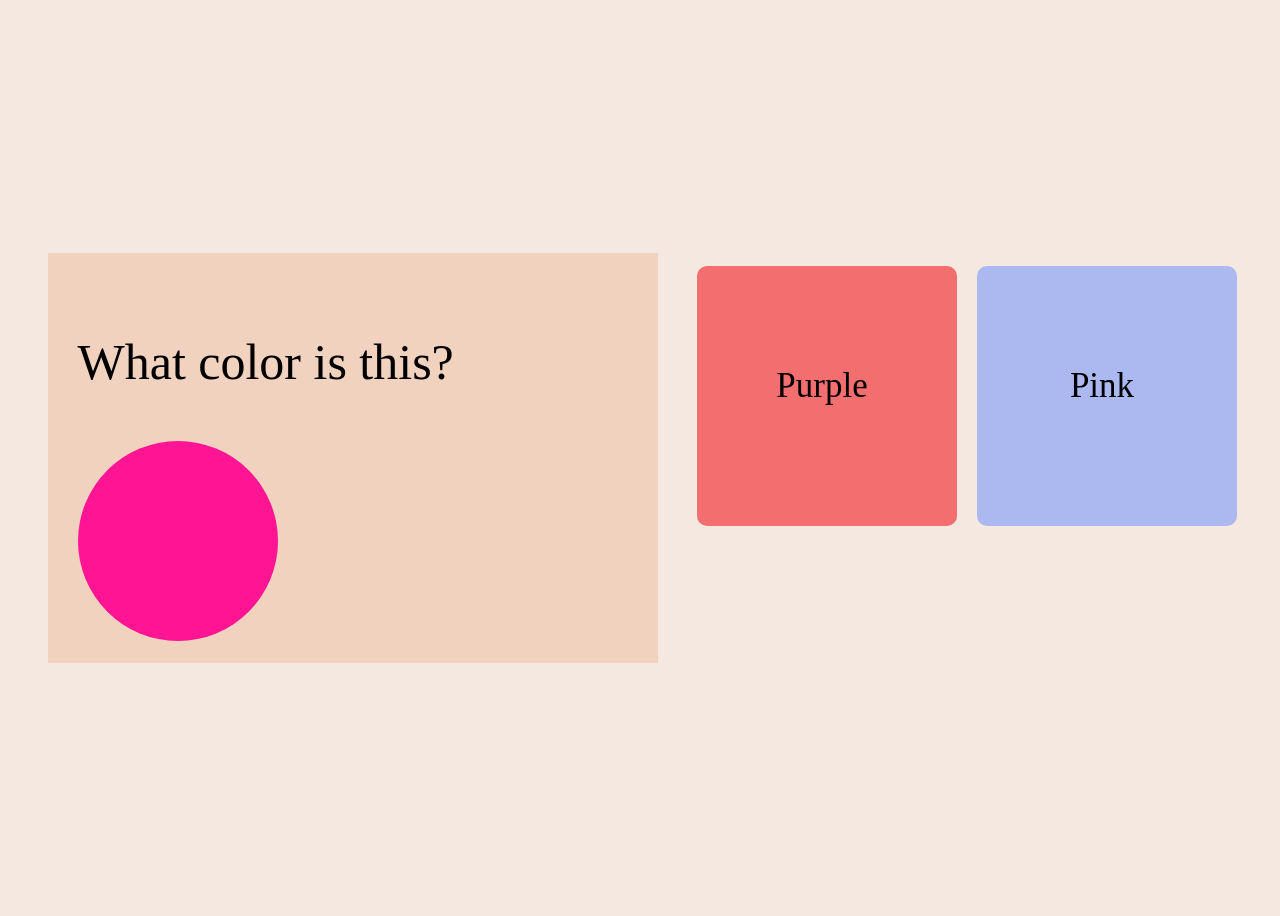
<file: Color1.html>
<!DOCTYPE html>
<html lang="en">
<head>
    <meta charset="UTF-8">
    <meta name="viewport" content="width=device-width, initial-scale=1.0">
    <title>Colors</title>   
    <link rel="stylesheet" href="css/Color1.css">
</head>
<body>
    <header>
        <div class="container">
            <p class="pLevels">What color is this?</p>
        <div class="circulo">
        </div>
        </div>

        </header>
        <div class="cuadritos">
            <div class="containerRojo">
                <button class="colores">Purple</button>
            </div>
            <div class="containerAzul">   
                <button class="colores">Pink</button>
            </div>
        </div>

<!-- NUEVO: Estructura del modal -->
<div id="miModal" class="modal">
    <div class="modal-contenido">
        <span class="cerrar-modal">&times;</span>
        <h2 id="tituloModal">Your answer is correct! 😀</h2>
        <p id="mensajeModal">Good job, keep it up!.</p>
    </div>
</div>    
<script>
    // ===============================
    // 1. ELEMENTOS DEL DOM
    // ===============================
    const modal = document.getElementById("miModal");
    const btnCerrar = document.getElementsByClassName("cerrar-modal")[0];
    const botones = document.querySelectorAll(".colores");

    const tituloModal = document.getElementById("tituloModal");
    const mensajeModal = document.getElementById("mensajeModal");

    // ===============================
    // 2. CONFIGURACIÓN
    // ===============================
    const respuestaCorrecta = "Pink";

    // 👉 Ruta a la siguiente página
    const siguientePagina = "Color2.html"; // cámbialo por tu archivo real

    // ===============================
    // 3. VALIDAR RESPUESTAS
    // ===============================
    botones.forEach(boton => {
        boton.addEventListener("click", function() {
            const respuestaUsuario = boton.textContent;

            if (respuestaUsuario === respuestaCorrecta) {
                // ✅ CORRECTO
                tituloModal.textContent = "Correct! 😀";
                mensajeModal.textContent = "Good job, going to next level...";

                modal.style.display = "block";

                // ⏳ Espera 2 segundos y redirige
                setTimeout(() => {
                    window.location.href = siguientePagina;
                }, 2000);

            } else {
                // ❌ INCORRECTO
                tituloModal.textContent = "Incorrect ❌";
                mensajeModal.textContent = "Try again.";

                modal.style.display = "block";
            }
        });
    });

    // ===============================
    // 4. CERRAR MODAL
    // ===============================

    btnCerrar.onclick = function() {
        modal.style.display = "none";
    }

    window.onclick = function(event) {
        if (event.target == modal) {
            modal.style.display = "none";
        }
    }

    document.onkeydown = function(event) {
        if (event.key === "Escape" && modal.style.display === "block") {
            modal.style.display = "none";
        }
    }
</script>
</body>
</html>
</file>
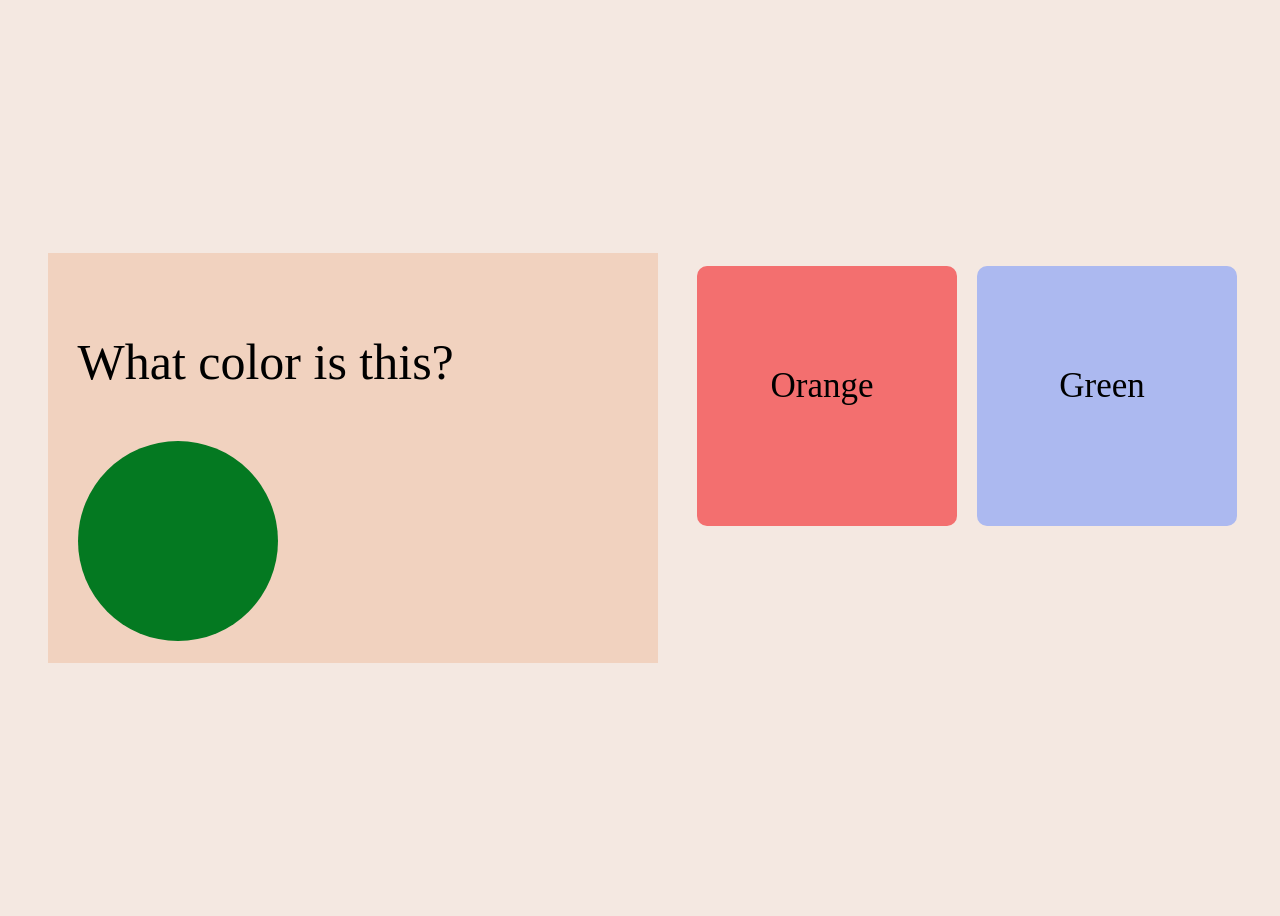
<file: Color2.html>
<!DOCTYPE html>
<html lang="en">
<head>
    <meta charset="UTF-8">
    <meta name="viewport" content="width=device-width, initial-scale=1.0">
    <title>Colors</title>   
    <link rel="stylesheet" href="css/Color2.css">
</head>
<body>
    <header>
        <div class="container">
            <p class="pLevels">What color is this?</p>
        <div class="circulo">
        </div>
        </div>

        </header>
        <div class="cuadritos">
            <div class="containerRojo">
                <button class="colores">Orange</button>
            </div>
            <div class="containerAzul">   
                <button class="colores">Green</button>
            </div>
        </div>

<!-- NUEVO: Estructura del modal -->
<div id="miModal" class="modal">
    <div class="modal-contenido">
        <span class="cerrar-modal">&times;</span>
        <h2 id="tituloModal">Your answer is correct! 😀</h2>
        <p id="mensajeModal">Good job, keep it up!.</p>
    </div>
</div>    
<script>
    // ===============================
    // 1. ELEMENTOS DEL DOM
    // ===============================
    const modal = document.getElementById("miModal");
    const btnCerrar = document.getElementsByClassName("cerrar-modal")[0];
    const botones = document.querySelectorAll(".colores");

    const tituloModal = document.getElementById("tituloModal");
    const mensajeModal = document.getElementById("mensajeModal");

    // ===============================
    // 2. CONFIGURACIÓN
    // ===============================
    const respuestaCorrecta = "Green";

    // 👉 Ruta a la siguiente página
    const siguientePagina = "Color3.html"; // cámbialo por tu archivo real

    // ===============================
    // 3. VALIDAR RESPUESTAS
    // ===============================
    botones.forEach(boton => {
        boton.addEventListener("click", function() {
            const respuestaUsuario = boton.textContent;

            if (respuestaUsuario === respuestaCorrecta) {
                // ✅ CORRECTO
                tituloModal.textContent = "Correct! 😀";
                mensajeModal.textContent = "Good job, going to next level...";

                modal.style.display = "block";

                // ⏳ Espera 2 segundos y redirige
                setTimeout(() => {
                    window.location.href = siguientePagina;
                }, 2000);

            } else {
                // ❌ INCORRECTO
                tituloModal.textContent = "Incorrect ❌";
                mensajeModal.textContent = "Try again.";

                modal.style.display = "block";
            }
        });
    });

    // ===============================
    // 4. CERRAR MODAL
    // ===============================

    btnCerrar.onclick = function() {
        modal.style.display = "none";
    }

    window.onclick = function(event) {
        if (event.target == modal) {
            modal.style.display = "none";
        }
    }

    document.onkeydown = function(event) {
        if (event.key === "Escape" && modal.style.display === "block") {
            modal.style.display = "none";
        }
    }
</script>
</body>
</html>
</file>
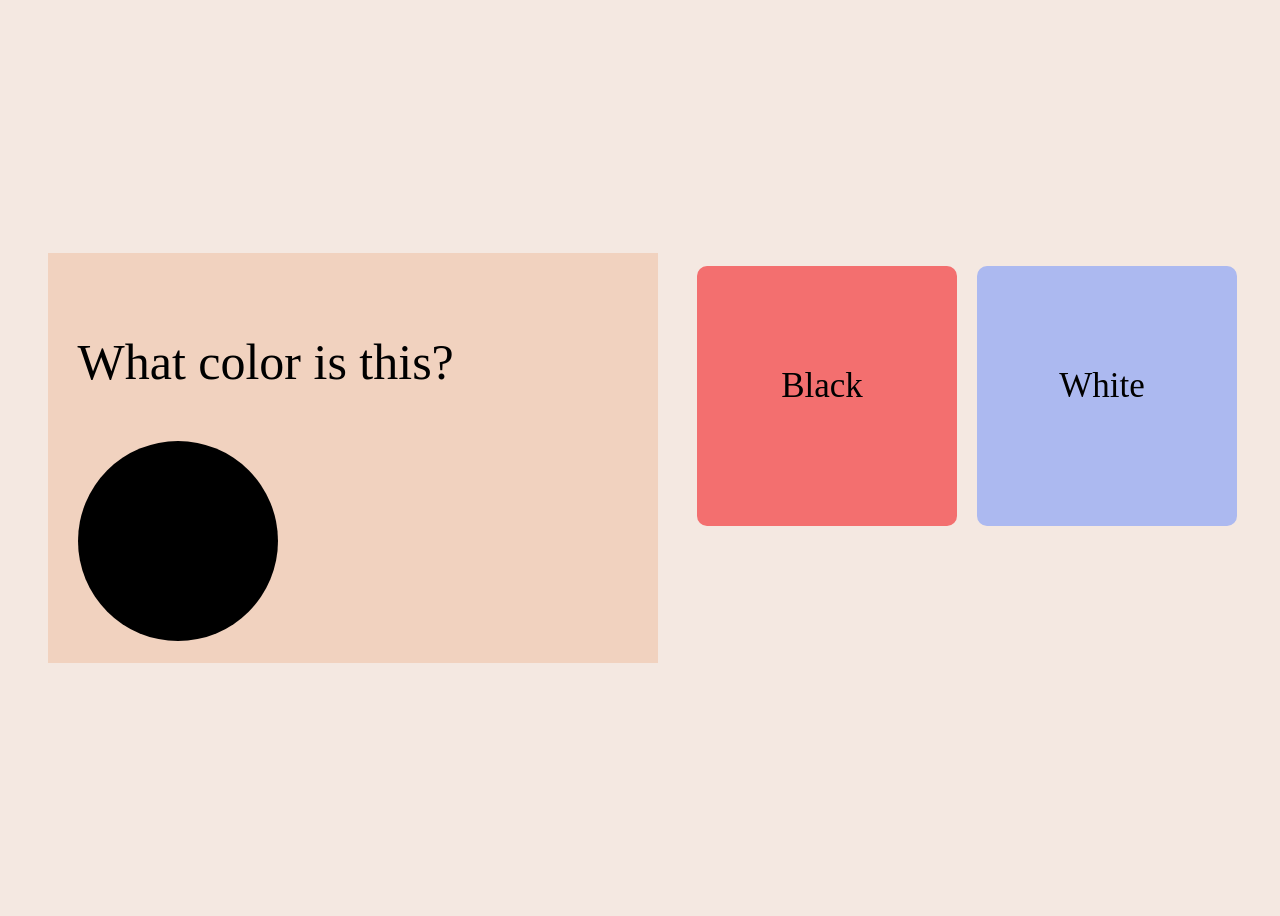
<file: Color3.html>
<!DOCTYPE html>
<html lang="en">
<head>
    <meta charset="UTF-8">
    <meta name="viewport" content="width=device-width, initial-scale=1.0">
    <title>Colors</title>   
    <link rel="stylesheet" href="css/Color3.css">
</head>
<body>
    <header>
        <div class="container">
            <p class="pLevels">What color is this?</p>
        <div class="circulo">
        </div>
        </div>

        </header>
        <div class="cuadritos">
            <div class="containerRojo">
                <button class="colores">Black</button>
            </div>
            <div class="containerAzul">   
                <button class="colores">White</button>
            </div>
        </div>

<!-- NUEVO: Estructura del modal -->
<div id="miModal" class="modal">
    <div class="modal-contenido">
        <span class="cerrar-modal">&times;</span>
        <h2 id="tituloModal">Your answer is correct! 😀</h2>
        <p id="mensajeModal">Good job, keep it up!.</p>
    </div>
</div>    
<script>
    // ===============================
    // 1. ELEMENTOS DEL DOM
    // ===============================
    const modal = document.getElementById("miModal");
    const btnCerrar = document.getElementsByClassName("cerrar-modal")[0];
    const botones = document.querySelectorAll(".colores");

    const tituloModal = document.getElementById("tituloModal");
    const mensajeModal = document.getElementById("mensajeModal");

    // ===============================
    // 2. CONFIGURACIÓN
    // ===============================
    const respuestaCorrecta = "Black";

    // 👉 Ruta a la siguiente página
    const siguientePagina = "Color4.html"; // cámbialo por tu archivo real

    // ===============================
    // 3. VALIDAR RESPUESTAS
    // ===============================
    botones.forEach(boton => {
        boton.addEventListener("click", function() {
            const respuestaUsuario = boton.textContent;

            if (respuestaUsuario === respuestaCorrecta) {
                // ✅ CORRECTO
                tituloModal.textContent = "Correct! 😀";
                mensajeModal.textContent = "Good job, going to next level...";

                modal.style.display = "block";

                // ⏳ Espera 2 segundos y redirige
                setTimeout(() => {
                    window.location.href = siguientePagina;
                }, 2000);

            } else {
                // ❌ INCORRECTO
                tituloModal.textContent = "Incorrect ❌";
                mensajeModal.textContent = "Try again.";

                modal.style.display = "block";
            }
        });
    });

    // ===============================
    // 4. CERRAR MODAL
    // ===============================

    btnCerrar.onclick = function() {
        modal.style.display = "none";
    }

    window.onclick = function(event) {
        if (event.target == modal) {
            modal.style.display = "none";
        }
    }

    document.onkeydown = function(event) {
        if (event.key === "Escape" && modal.style.display === "block") {
            modal.style.display = "none";
        }
    }
</script>
</body>
</html>
</file>
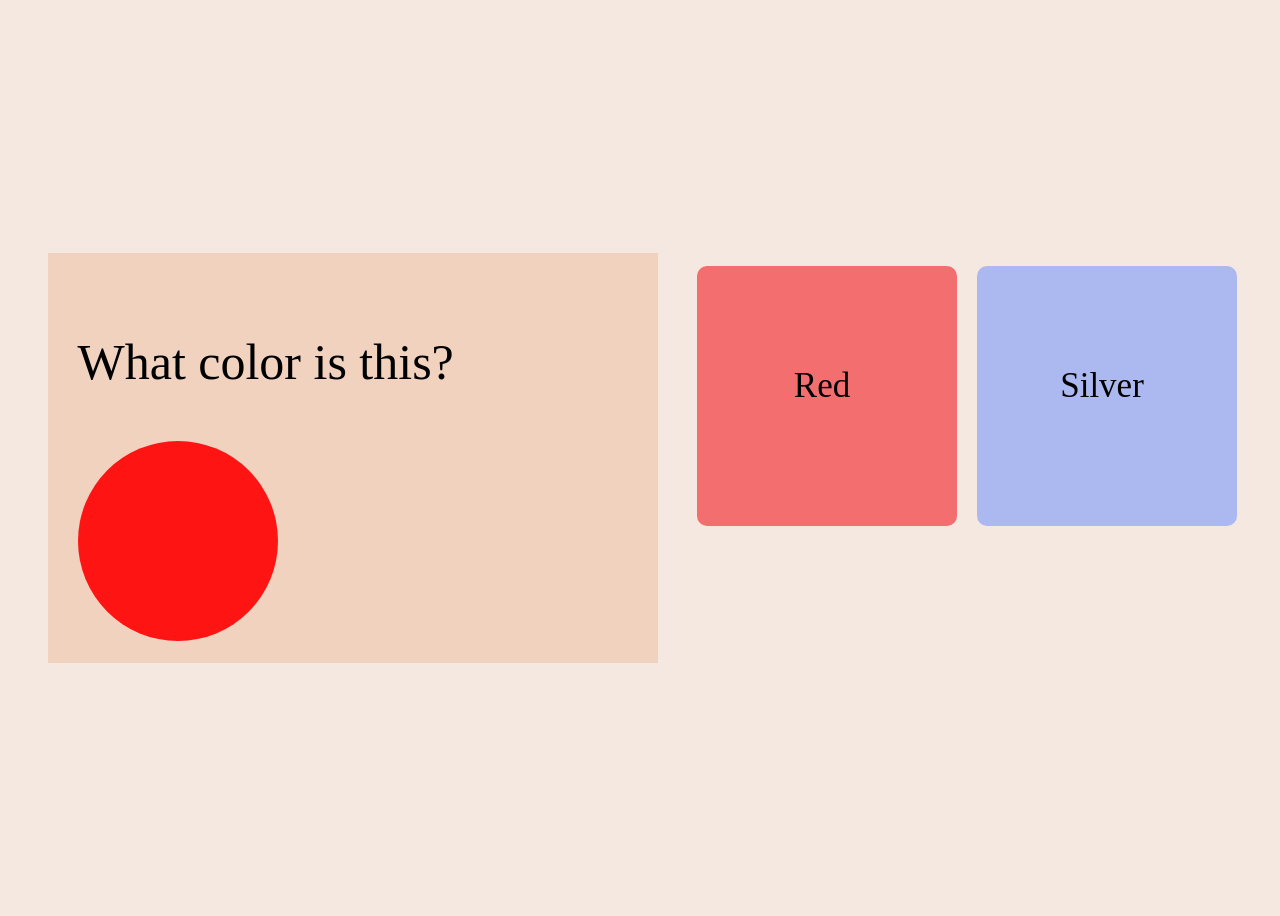
<file: Color4.html>
<!DOCTYPE html>
<html lang="en">
<head>
    <meta charset="UTF-8">
    <meta name="viewport" content="width=device-width, initial-scale=1.0">
    <title>Colors</title>   
    <link rel="stylesheet" href="css/Color4.css">
</head>
<body>
    <header>
        <div class="container">
            <p class="pLevels">What color is this?</p>
        <div class="circulo">
        </div>
        </div>

        </header>
        <div class="cuadritos">
            <div class="containerRojo">
                <button class="colores">Red</button>
            </div>
            <div class="containerAzul">   
                <button class="colores">Silver</button>
            </div>
        </div>

<!-- NUEVO: Estructura del modal -->
<div id="miModal" class="modal">
    <div class="modal-contenido">
        <span class="cerrar-modal">&times;</span>
        <h2 id="tituloModal">Your answer is correct! 😀</h2>
        <p id="mensajeModal">Good job, keep it up!.</p>
    </div>
</div>    
<script>
    // ===============================
    // 1. ELEMENTOS DEL DOM
    // ===============================
    const modal = document.getElementById("miModal");
    const btnCerrar = document.getElementsByClassName("cerrar-modal")[0];
    const botones = document.querySelectorAll(".colores");

    const tituloModal = document.getElementById("tituloModal");
    const mensajeModal = document.getElementById("mensajeModal");

    // ===============================
    // 2. CONFIGURACIÓN
    // ===============================
    const respuestaCorrecta = "Red";

    // 👉 Ruta a la siguiente página
    const siguientePagina = "RainbowEnglish/Finish.html"; // cámbialo por tu archivo real

    // ===============================
    // 3. VALIDAR RESPUESTAS
    // ===============================
    botones.forEach(boton => {
        boton.addEventListener("click", function() {
            const respuestaUsuario = boton.textContent;

            if (respuestaUsuario === respuestaCorrecta) {
                // ✅ CORRECTO
                tituloModal.textContent = "Correct! 😀";
                mensajeModal.textContent = "Good job, going to next level...";

                modal.style.display = "block";

                // ⏳ Espera 2 segundos y redirige
                setTimeout(() => {
                    window.location.href = siguientePagina;
                }, 2000);

            } else {
                // ❌ INCORRECTO
                tituloModal.textContent = "Incorrect ❌";
                mensajeModal.textContent = "Try again.";

                modal.style.display = "block";
            }
        });
    });

    // ===============================
    // 4. CERRAR MODAL
    // ===============================

    btnCerrar.onclick = function() {
        modal.style.display = "none";
    }

    window.onclick = function(event) {
        if (event.target == modal) {
            modal.style.display = "none";
        }
    }

    document.onkeydown = function(event) {
        if (event.key === "Escape" && modal.style.display === "block") {
            modal.style.display = "none";
        }
    }
</script>
</body>
</html>
</file>
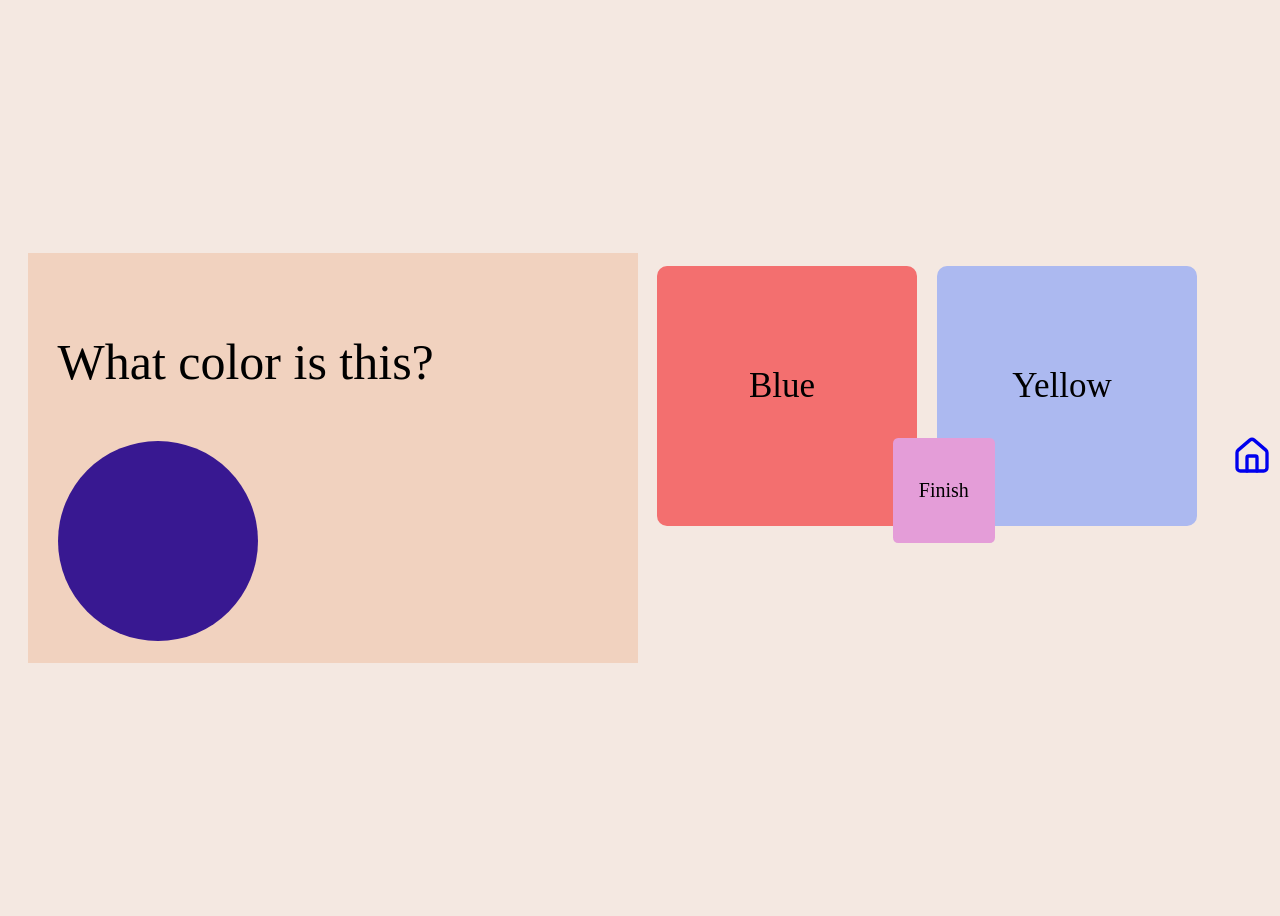
<file: Finish.html>
<!DOCTYPE html>
<html lang="en">
<head>
    <meta charset="UTF-8">
    <meta name="viewport" content="width=device-width, initial-scale=1.0">
    <title>Finish</title>   
    <link rel="stylesheet" href="../css/Finish.css">
</head>
<body>
    <header>
        <div class="container">
            <p class="pLevels">What color is this?</p>
        <div class="circulo">
        </div>
        </div>

        </header>
        <div class="cuadritos">
            <div class="containerRojo">
                <button class="colores">Blue</button>
            </div>
            <div class="containerAzul">   
                <button class="colores">Yellow</button>
            </div>
        </div>
         <div class="containerMorado">
            <button id="abrirModalBtn" class="botonM">Finish</button> 
        </div>
        <a href="../index.html">
            <svg 
            xmlns="http://www.w3.org/2000/svg"
            background-color="rgb(0, 0, 0)"; 
            width="40" 
            height="40" 
            viewBox="0 0 24 24" s
            fill="none" 
            stroke="currentColor" 
            stroke-width="2" 
            stroke-linecap="round" 
            stroke-linejoin="round" 
            class="lucide lucide-house-icon lucide-house">
            <path d="M15 21v-8a1 1 0 0 0-1-1h-4a1 1 0 0 0-1 1v8"/>
            <path d="M3 10a2 2 0 0 1 .709-1.528l7-6a2 2 0 0 1 2.582 0l7 6A2 2 0 0 1 21 10v9a2 2 0 0 1-2 2H5a2 2 0 0 1-2-2z"/>
        </svg>
        </a>


<!-- NUEVO: Estructura del modal -->
<div id="miModal" class="modal">
    <div class="modal-contenido">
        <span class="cerrar-modal">&times;</span>
        <h2 id="tituloModal">Your answer is correct! 😀</h2>
        <p id="mensajeModal">Good job, keep it up!.</p>
    </div>
</div>    
<script>
    // ===============================
    // 1. OBTENER ELEMENTOS DEL DOM
    // ===============================
    const modal = document.getElementById("miModal");
    const btnCerrar = document.getElementsByClassName("cerrar-modal")[0];
    const botones = document.querySelectorAll(".colores");

    const tituloModal = document.getElementById("tituloModal");
    const mensajeModal = document.getElementById("mensajeModal");

    const btnFinish = document.getElementById("abrirModalBtn");

    // ===============================
    // 2. VARIABLE DE CONTROL
    // ===============================
    let respuestaEsCorrecta = false;

    // Definimos cuál es la respuesta correcta
    const respuestaCorrecta = "Blue";

    // ===============================
    // 3. VALIDAR RESPUESTAS
    // ===============================
    botones.forEach(boton => {
        boton.addEventListener("click", function() {
            const respuestaUsuario = boton.textContent;

            if (respuestaUsuario === respuestaCorrecta) {
                // ✅ RESPUESTA CORRECTA
                tituloModal.textContent = "Correct! 😀";
                mensajeModal.textContent = "Good job, you can continue!";
                respuestaEsCorrecta = true;

                modal.style.display = "block";
            } else {
                // ❌ RESPUESTA INCORRECTA
                tituloModal.textContent = "Incorrect ❌";
                mensajeModal.textContent = "Try again before continuing.";
                respuestaEsCorrecta = false;

                modal.style.display = "block";
            }
        });
    });

    // ===============================
    // 4. BOTÓN FINISH
    // ===============================
    btnFinish.onclick = function() {
        if (respuestaEsCorrecta) {
            tituloModal.textContent = "Great! 🎉";
            mensajeModal.textContent = "You passed this level!";
        } else {
            tituloModal.textContent = "Wait! ❌";
            mensajeModal.textContent = "You must choose the correct answer first.";
        }

        modal.style.display = "block";
    }

    // ===============================
    // 5. CERRAR MODAL
    // ===============================

    // Cerrar con la X
    btnCerrar.onclick = function() {
        modal.style.display = "none";
    }

    // Cerrar haciendo clic fuera
    window.onclick = function(event) {
        if (event.target == modal) {
            modal.style.display = "none";
        }
    }

    // Cerrar con ESC
    document.onkeydown = function(event) {
        if (event.key === "Escape" && modal.style.display === "block") {
            modal.style.display = "none";
        }
    }
</script> 
</body>
</html>
</file>
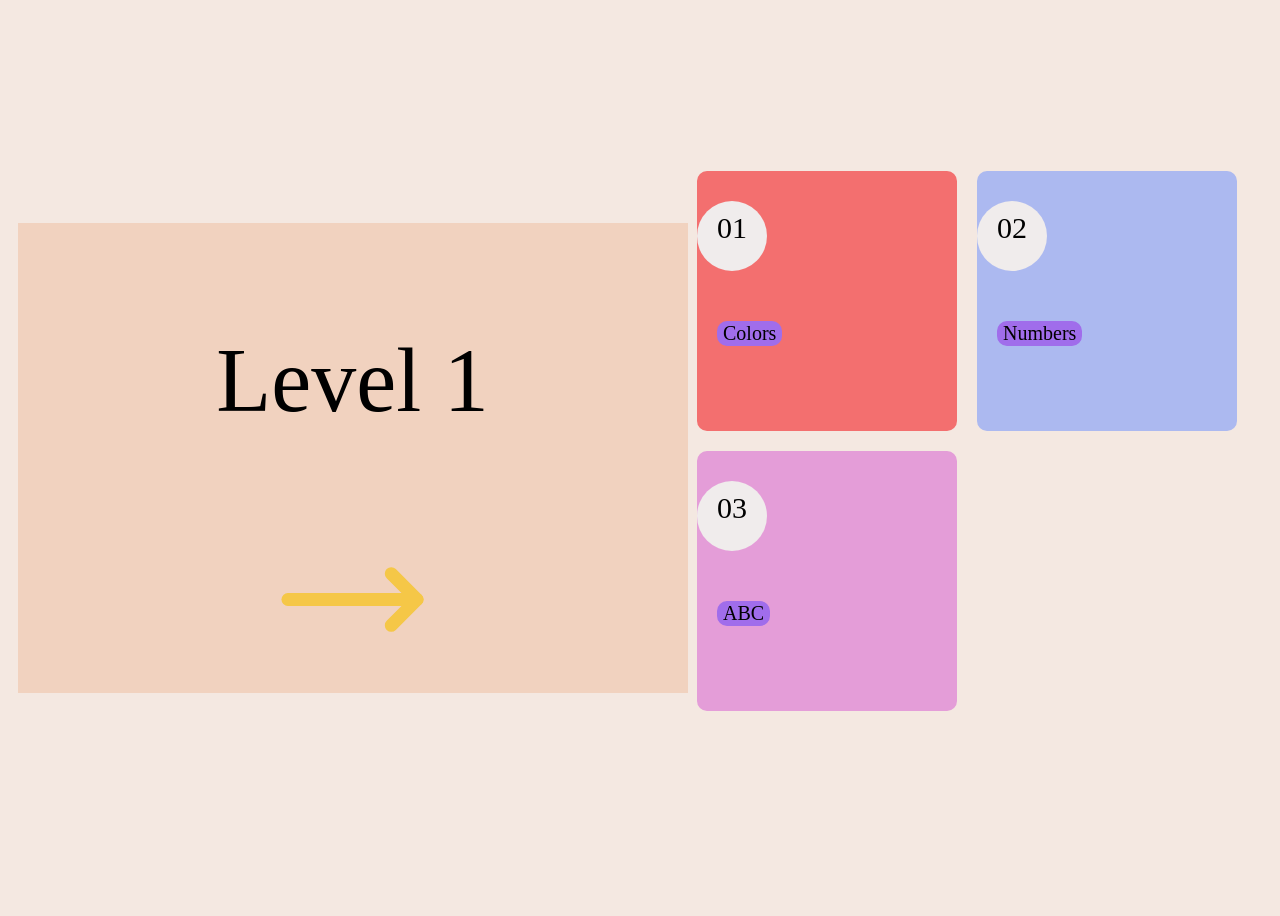
<file: Level1.html>
<!DOCTYPE html>
<html lang="en">
<head>
    <meta charset="UTF-8">
    <meta name="viewport" content="width=device-width, initial-scale=1.0">
    <title>Level 1</title>
    <link rel="stylesheet" href="../css/Level2.css">
</head>
<body>
    <header>
        <div class="container">
            <p class="pLevels">Level 1</p>
        <div class="flechaA">
            <svg xmlns="http://www.w3.org/2000/svg" 
            background="transparent";
            border="none" ;
            cursor="pointer" ;
            display="flex" ;
            align-items="center" ;
            gap="10px";
            position="relative" ;
            transition="transform 0.3s ease" ;
            margin-top="-35px"
            height="155" 
            stroke="#f5c747" 
            stroke-width="2" 
            stroke-linecap="round" 
            stroke-linejoin="round"             
            viewBox="0 0 24 24"     
            fill="none" 
            class="flecha">
                <path d="M18 8L22 12L18 16"/>
                <path d="M2 12H22"/>
            </svg>
        </div>
        </div>

        </header>
        <div class="cuadritos">
            <div class="containerRojo">
                <p class="number">01</p>
            <a href="../Color1.html">
                <button>Colors</button>
            </a>
            </div>
            <div class="containerAzul">
                <p class="number">02</p>
                <button>Numbers</button>
            </div>
            <div class="containerMorado">
                <p class="number">03</p>
                <button>ABC</button>               
            </div>
        </div>
    
</body>
</html>
</file>
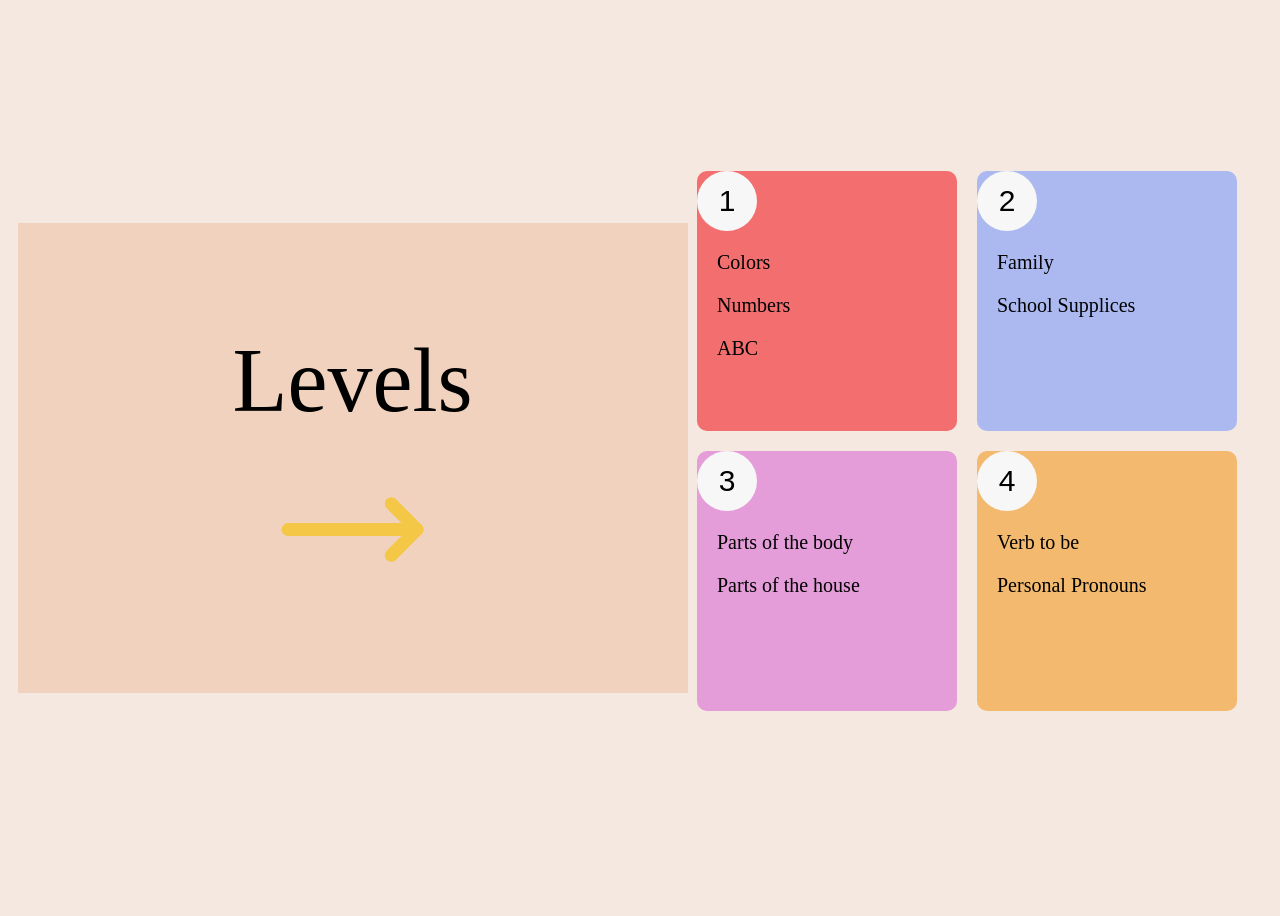
<file: Levels.html>
<!DOCTYPE html>
<html lang="en">
<head>
    <meta charset="UTF-8">
    <meta name="viewport" content="width=device-width, initial-scale=1.0">
    <title>Levels</title>
    <link rel="stylesheet" href="css/Levels.css">
</head>
<body>
    <header>
        <div class="container">
            <p class="pLevels">Levels</p>
        <div class="flecha">
            <svg xmlns="http://www.w3.org/2000/svg" 
            background="transparent";
            border="none" ;
            cursor="pointer" ;
            display="flex" ;
            align-items="center" ;
            gap="10px";
            position="relative" ;
            transition="transform 0.3s ease" ;
            margin-top="-35px"
            height="155" 
            stroke="#f5c747" 
            stroke-width="2" 
            stroke-linecap="round" 
            stroke-linejoin="round"             
            viewBox="0 0 24 24"     
            fill="none" 
                class="flecha">
                <path d="M18 8L22 12L18 16"/>
                <path d="M2 12H22"/>
            </svg>
        </div>
        </div>

        </header>
        <div class="cuadritos">
            <div class="containerRojo">
            <a href="RainbowEnglish/Level1.html">
                <button>1</button>
            </a>
                <p >Colors</p>
                <p>Numbers</p>
                <p>ABC</p>

            </div>
            <div class="containerAzul">
                <button>2</button>
                <p>Family</p>
                <p>School Supplices</p>
            </div>
            <div class="containerMorado">
                <button>3</button>
                <p>Parts of the body</p> 
                <p>Parts of the house</p>               
            </div>
            <div class="containerNaranja">
                <button>4</button>
                <p>Verb to be</p>   
                <p>Personal Pronouns</p>             
            </div>

        </div>
    
</body>
</html>
</file>
<file: css/Color1.css>
body {
    background-color: #f4e8e1;
    min-height: 100vh;
    display: flex;
    justify-content: center;
    align-items: center;
    overflow: hidden;
    position: relative;
}
header {
  display: flex;
  gap: 20px;
  width: 1000px;
  margin: 50px auto;
}
.container{
    background-color: #f1d2bf;
    align-items:center;      /* ← Centra horizontalmente */
    justify-content: center;
    width: 550px;
    height: 350px;
    margin: -20px auto;
    padding: 30px;            /* ← Añade padding para mejor apariencia */
}
.pLevels {
font-size: 50px;
}
.circulo{
    align-items:center;      /* ← Centra horizontalmente */
    justify-content: center;
    display: flex;
    width: 100px;
    height: 100px;
    padding: 50px;
    margin-right: -20px;
    background-color:deeppink;
    border-radius: 50%;
}
.cuadritos {
  display: grid;
  grid-template-columns: repeat(2, 1fr);
  gap: 20px;
  margin: 0 35px 35px 0;
  margin-top: -90px;
}
.cuadritos div {
  border-radius: 10px;
  height: 260px;
  width: 260px;
  text-align: center;
}
p{
    font-family: cursive;
}
.number{
  font-size: 30px;
  text-align: center;
  padding: 10px;
  border-radius: 50%;
  width: 50px;
  height: 50px;
  background: #f0ecec;
}
.colores {
    background-color: transparent;
    border-radius: 10px;
    border: 5px;
    cursor: pointer;
    display: felx;
    align-items: center;
    gap: 10px;
    position: relative;
    transition: transform 0.3s ease;
    font-family: cursive;
    font-size: 35px;
    margin: 20px;
    padding: 60px 60px 50px 50px;
    margin-top: 40px;
    
}

.containerRojo{
  background-color: #f36f6f;
}
.containerAzul{
  background-color: #acb9f0;
}
.containerMorado{
    position: absolute;  /* ← Lo saca del flujo normal */
    top: 550px;          /* ← Lo mueve hacia abajo (ajusta este valor) */
    left: 70%;
    margin-top: -120px;
    border-radius: 5%;
    background-color: #e49dd8;
    height: 105px;
    width: auto;
    display: grid;
    flex-direction: column;
    align-items: center;
    justify-content: center;
}
.botonM{
    font-family: cursive;
    font-size: 20px;
    background-color: transparent;
    border-radius: 10px;
    border: 5px;
    cursor: pointer;
    display: felx;
    position: relative;
    margin: 20px;
}
/* ESTILOS DEL MODAL - Fondo oscuro */
.modal {
    display: none;  /* Oculto por defecto */
    position: fixed;  /* Fijo en la pantalla */
    z-index: 1000;  /* Por encima de todo */
    left: 0;
    top: 0;
    width: 100%;  /* Ancho completo */
    height: 100%;  /* Alto completo */
    background-color: rgba(0,0,0,0.5);  /* Negro semitransparente */
}
/* ESTILOS DEL CONTENIDO - Ventana blanca */
.modal-contenido {
    background-color: rgb(255, 255, 255);
    margin: 15% auto;  /* Centrado vertical y horizontal */
    padding: 20px;
    border-radius: 10px;
    width: 80%;  /* Ancho de la ventana */
    max-width: 500px;  /* Máximo ancho */
    position: relative;
    animation: aparecer 0.3s;  /* Animación al aparecer */
}
/* BOTÓN DE CERRAR (la X) */
.cerrar-modal h2{
    position: absolute;
    right: 20px;
    top: 10px;
    font-family: cursive;
    font-size: 35px;
    font-weight: bold;
    cursor: pointer;
    color: #ffffff;
}

.cerrar-modal:hover {
    color: rgb(240, 10, 10);
   font-size: 35px;
}
/* ANIMACIÓN para que aparezca suavemente */
@keyframes aparecer {
    from {opacity: 0; transform: scale(0.9);}
    to {opacity: 1; transform: scale(1);}
}
</file>
<file: css/Color2.css>
body {
    background-color: #f4e8e1;
    min-height: 100vh;
    display: flex;
    justify-content: center;
    align-items: center;
    overflow: hidden;
    position: relative;
}
header {
  display: flex;
  gap: 20px;
  width: 1000px;
  margin: 50px auto;
}
.container{
    background-color: #f1d2bf;
    align-items:center;      /* ← Centra horizontalmente */
    justify-content: center;
    width: 550px;
    height: 350px;
    margin: -20px auto;
    padding: 30px;            /* ← Añade padding para mejor apariencia */
}
.pLevels {
font-size: 50px;
}
.circulo{
    align-items:center;      /* ← Centra horizontalmente */
    justify-content: center;
    display: flex;
    width: 100px;
    height: 100px;
    padding: 50px;
    margin-right: -20px;
    background-color:rgb(4, 121, 33);
    border-radius: 50%;
}
.cuadritos {
  display: grid;
  grid-template-columns: repeat(2, 1fr);
  gap: 20px;
  margin: 0 35px 35px 0;
  margin-top: -90px;
}
.cuadritos div {
  border-radius: 10px;
  height: 260px;
  width: 260px;
  text-align: center;
}
p{
    font-family: cursive;
}
.number{
  font-size: 30px;
  text-align: center;
  padding: 10px;
  border-radius: 50%;
  width: 50px;
  height: 50px;
  background: #f0ecec;
}
.colores {
    background-color: transparent;
    border-radius: 10px;
    border: 5px;
    cursor: pointer;
    display: felx;
    align-items: center;
    gap: 10px;
    position: relative;
    transition: transform 0.3s ease;
    font-family: cursive;
    font-size: 35px;
    margin: 20px;
    padding: 60px 60px 50px 50px;
    margin-top: 40px;
    
}

.containerRojo{
  background-color: #f36f6f;
}
.containerAzul{
  background-color: #acb9f0;
}
.containerMorado{
    position: absolute;  /* ← Lo saca del flujo normal */
    top: 550px;          /* ← Lo mueve hacia abajo (ajusta este valor) */
    left: 70%;
    margin-top: -120px;
    border-radius: 5%;
    background-color: #e49dd8;
    height: 105px;
    width: auto;
    display: grid;
    flex-direction: column;
    align-items: center;
    justify-content: center;
}
.botonM{
    font-family: cursive;
    font-size: 20px;
    background-color: transparent;
    border-radius: 10px;
    border: 5px;
    cursor: pointer;
    display: felx;
    position: relative;
    margin: 20px;
}
/* ESTILOS DEL MODAL - Fondo oscuro */
.modal {
    display: none;  /* Oculto por defecto */
    position: fixed;  /* Fijo en la pantalla */
    z-index: 1000;  /* Por encima de todo */
    left: 0;
    top: 0;
    width: 100%;  /* Ancho completo */
    height: 100%;  /* Alto completo */
    background-color: rgba(0,0,0,0.5);  /* Negro semitransparente */
}
/* ESTILOS DEL CONTENIDO - Ventana blanca */
.modal-contenido {
    background-color: rgb(255, 255, 255);
    margin: 15% auto;  /* Centrado vertical y horizontal */
    padding: 20px;
    border-radius: 10px;
    width: 80%;  /* Ancho de la ventana */
    max-width: 500px;  /* Máximo ancho */
    position: relative;
    animation: aparecer 0.3s;  /* Animación al aparecer */
}
/* BOTÓN DE CERRAR (la X) */
.cerrar-modal h2{
    position: absolute;
    right: 20px;
    top: 10px;
    font-family: cursive;
    font-size: 35px;
    font-weight: bold;
    cursor: pointer;
    color: #ffffff;
}

.cerrar-modal:hover {
    color: rgb(240, 10, 10);
   font-size: 35px;
}
/* ANIMACIÓN para que aparezca suavemente */
@keyframes aparecer {
    from {opacity: 0; transform: scale(0.9);}
    to {opacity: 1; transform: scale(1);}
}
</file>
<file: css/Color3.css>
body {
    background-color: #f4e8e1;
    min-height: 100vh;
    display: flex;
    justify-content: center;
    align-items: center;
    overflow: hidden;
    position: relative;
}
header {
  display: flex;
  gap: 20px;
  width: 1000px;
  margin: 50px auto;
}
.container{
    background-color: #f1d2bf;
    align-items:center;      /* ← Centra horizontalmente */
    justify-content: center;
    width: 550px;
    height: 350px;
    margin: -20px auto;
    padding: 30px;            /* ← Añade padding para mejor apariencia */
}
.pLevels {
font-size: 50px;
}
.circulo{
    align-items:center;      /* ← Centra horizontalmente */
    justify-content: center;
    display: flex;
    width: 100px;
    height: 100px;
    padding: 50px;
    margin-right: -20px;
    background-color:rgb(0, 0, 0);
    border-radius: 50%;
}
.cuadritos {
  display: grid;
  grid-template-columns: repeat(2, 1fr);
  gap: 20px;
  margin: 0 35px 35px 0;
  margin-top: -90px;
}
.cuadritos div {
  border-radius: 10px;
  height: 260px;
  width: 260px;
  text-align: center;
}
p{
    font-family: cursive;
}
.number{
  font-size: 30px;
  text-align: center;
  padding: 10px;
  border-radius: 50%;
  width: 50px;
  height: 50px;
  background: #f0ecec;
}
.colores {
    background-color: transparent;
    border-radius: 10px;
    border: 5px;
    cursor: pointer;
    display: felx;
    align-items: center;
    gap: 10px;
    position: relative;
    transition: transform 0.3s ease;
    font-family: cursive;
    font-size: 35px;
    margin: 20px;
    padding: 60px 60px 50px 50px;
    margin-top: 40px;
    
}

.containerRojo{
  background-color: #f36f6f;
}
.containerAzul{
  background-color: #acb9f0;
}
.containerMorado{
    position: absolute;  /* ← Lo saca del flujo normal */
    top: 550px;          /* ← Lo mueve hacia abajo (ajusta este valor) */
    left: 70%;
    margin-top: -120px;
    border-radius: 5%;
    background-color: #e49dd8;
    height: 105px;
    width: auto;
    display: grid;
    flex-direction: column;
    align-items: center;
    justify-content: center;
}
.botonM{
    font-family: cursive;
    font-size: 20px;
    background-color: transparent;
    border-radius: 10px;
    border: 5px;
    cursor: pointer;
    display: felx;
    position: relative;
    margin: 20px;
}
/* ESTILOS DEL MODAL - Fondo oscuro */
.modal {
    display: none;  /* Oculto por defecto */
    position: fixed;  /* Fijo en la pantalla */
    z-index: 1000;  /* Por encima de todo */
    left: 0;
    top: 0;
    width: 100%;  /* Ancho completo */
    height: 100%;  /* Alto completo */
    background-color: rgba(0,0,0,0.5);  /* Negro semitransparente */
}
/* ESTILOS DEL CONTENIDO - Ventana blanca */
.modal-contenido {
    background-color: rgb(255, 255, 255);
    margin: 15% auto;  /* Centrado vertical y horizontal */
    padding: 20px;
    border-radius: 10px;
    width: 80%;  /* Ancho de la ventana */
    max-width: 500px;  /* Máximo ancho */
    position: relative;
    animation: aparecer 0.3s;  /* Animación al aparecer */
}
/* BOTÓN DE CERRAR (la X) */
.cerrar-modal h2{
    position: absolute;
    right: 20px;
    top: 10px;
    font-family: cursive;
    font-size: 35px;
    font-weight: bold;
    cursor: pointer;
    color: #ffffff;
}

.cerrar-modal:hover {
    color: rgb(240, 10, 10);
   font-size: 35px;
}
/* ANIMACIÓN para que aparezca suavemente */
@keyframes aparecer {
    from {opacity: 0; transform: scale(0.9);}
    to {opacity: 1; transform: scale(1);}
}
</file>
<file: css/Color4.css>
body {
    background-color: #f4e8e1;
    min-height: 100vh;
    display: flex;
    justify-content: center;
    align-items: center;
    overflow: hidden;
    position: relative;
}
header {
  display: flex;
  gap: 20px;
  width: 1000px;
  margin: 50px auto;
}
.container{
    background-color: #f1d2bf;
    align-items:center;      /* ← Centra horizontalmente */
    justify-content: center;
    width: 550px;
    height: 350px;
    margin: -20px auto;
    padding: 30px;            /* ← Añade padding para mejor apariencia */
}
.pLevels {
font-size: 50px;
}
.circulo{
    align-items:center;      /* ← Centra horizontalmente */
    justify-content: center;
    display: flex;
    width: 100px;
    height: 100px;
    padding: 50px;
    margin-right: -20px;
    background-color:rgb(255, 20, 20);
    border-radius: 50%;
}
.cuadritos {
  display: grid;
  grid-template-columns: repeat(2, 1fr);
  gap: 20px;
  margin: 0 35px 35px 0;
  margin-top: -90px;
}
.cuadritos div {
  border-radius: 10px;
  height: 260px;
  width: 260px;
  text-align: center;
}
p{
    font-family: cursive;
}
.number{
  font-size: 30px;
  text-align: center;
  padding: 10px;
  border-radius: 50%;
  width: 50px;
  height: 50px;
  background: #f0ecec;
}
.colores {
    background-color: transparent;
    border-radius: 10px;
    border: 5px;
    cursor: pointer;
    display: felx;
    align-items: center;
    gap: 10px;
    position: relative;
    transition: transform 0.3s ease;
    font-family: cursive;
    font-size: 35px;
    margin: 20px;
    padding: 60px 60px 50px 50px;
    margin-top: 40px;
    
}

.containerRojo{
  background-color: #f36f6f;
}
.containerAzul{
  background-color: #acb9f0;
}
.containerMorado{
    position: absolute;  /* ← Lo saca del flujo normal */
    top: 550px;          /* ← Lo mueve hacia abajo (ajusta este valor) */
    left: 70%;
    margin-top: -120px;
    border-radius: 5%;
    background-color: #e49dd8;
    height: 105px;
    width: auto;
    display: grid;
    flex-direction: column;
    align-items: center;
    justify-content: center;
}
.botonM{
    font-family: cursive;
    font-size: 20px;
    background-color: transparent;
    border-radius: 10px;
    border: 5px;
    cursor: pointer;
    display: felx;
    position: relative;
    margin: 20px;
}
/* ESTILOS DEL MODAL - Fondo oscuro */
.modal {
    display: none;  /* Oculto por defecto */
    position: fixed;  /* Fijo en la pantalla */
    z-index: 1000;  /* Por encima de todo */
    left: 0;
    top: 0;
    width: 100%;  /* Ancho completo */
    height: 100%;  /* Alto completo */
    background-color: rgba(0,0,0,0.5);  /* Negro semitransparente */
}
/* ESTILOS DEL CONTENIDO - Ventana blanca */
.modal-contenido {
    background-color: rgb(255, 255, 255);
    margin: 15% auto;  /* Centrado vertical y horizontal */
    padding: 20px;
    border-radius: 10px;
    width: 80%;  /* Ancho de la ventana */
    max-width: 500px;  /* Máximo ancho */
    position: relative;
    animation: aparecer 0.3s;  /* Animación al aparecer */
}
/* BOTÓN DE CERRAR (la X) */
.cerrar-modal h2{
    position: absolute;
    right: 20px;
    top: 10px;
    font-family: cursive;
    font-size: 35px;
    font-weight: bold;
    cursor: pointer;
    color: #ffffff;
}

.cerrar-modal:hover {
    color: rgb(240, 10, 10);
   font-size: 35px;
}
/* ANIMACIÓN para que aparezca suavemente */
@keyframes aparecer {
    from {opacity: 0; transform: scale(0.9);}
    to {opacity: 1; transform: scale(1);}
}
</file>
<file: css/Finish.css>
body {
    background-color: #f4e8e1;
    min-height: 100vh;
    display: flex;
    justify-content: center;
    align-items: center;
    overflow: hidden;
    position: relative;
}
header {
  display: flex;
  gap: 20px;
  width: 1000px;
  margin: 50px auto;
}
.container{
    background-color: #f1d2bf;
    align-items:center;      /* ← Centra horizontalmente */
    justify-content: center;
    width: 550px;
    height: 350px;
    margin: -20px auto;
    padding: 30px;            /* ← Añade padding para mejor apariencia */
}
.pLevels {
font-size: 50px;
}
.circulo{
    align-items:center;      /* ← Centra horizontalmente */
    justify-content: center;
    display: flex;
    width: 100px;
    height: 100px;
    padding: 50px;
    margin-right: -20px;
    background-color: #381891;
    border-radius: 50%;
}
.cuadritos {
  display: grid;
  grid-template-columns: repeat(2, 1fr);
  gap: 20px;
  margin: 0 35px 35px 0;
  margin-top: -90px;
}
.cuadritos div {
  border-radius: 10px;
  height: 260px;
  width: 260px;
  text-align: center;
}
p{
    font-family: cursive;
}
.number{
  font-size: 30px;
  text-align: center;
  padding: 10px;
  border-radius: 50%;
  width: 50px;
  height: 50px;
  background: #f0ecec;
}
.colores {
    background-color: transparent;
    border-radius: 10px;
    border: 5px;
    cursor: pointer;
    display: felx;
    align-items: center;
    gap: 10px;
    position: relative;
    transition: transform 0.3s ease;
    font-family: cursive;
    font-size: 35px;
    margin: 20px;
    padding: 60px 60px 50px 50px;
    margin-top: 40px;   
}
.containerRojo{
  background-color: #f36f6f;
}
.containerAzul{
  background-color: #acb9f0;
}
.containerMorado{
    position: absolute;  /* ← Lo saca del flujo normal */
    top: 550px;          /* ← Lo mueve hacia abajo (ajusta este valor) */
    left: 70%;
    margin-top: -120px;
    border-radius: 5%;
    background-color: #e49dd8;
    height: 105px;
    width: auto;
    display: grid;
    flex-direction: column;
    align-items: center;
    justify-content: center;
}
.botonM{
    font-family: cursive;
    font-size: 20px;
    background-color: transparent;
    border-radius: 10px;
    border: 5px;
    cursor: pointer;
    display: felx;
    position: relative;
    margin: 20px;
}
/* ESTILOS DEL MODAL - Fondo oscuro */
.modal {
    display: none;  /* Oculto por defecto */
    position: fixed;  /* Fijo en la pantalla */
    z-index: 1000;  /* Por encima de todo */
    left: 0;
    top: 0;
    width: 100%;  /* Ancho completo */
    height: 100%;  /* Alto completo */
    background-color: rgba(0,0,0,0.5);  /* Negro semitransparente */
}
/* ESTILOS DEL CONTENIDO - Ventana blanca */
.modal-contenido {
    background-color: rgb(255, 255, 255);
    margin: 15% auto;  /* Centrado vertical y horizontal */
    padding: 20px;
    border-radius: 10px;
    width: 80%;  /* Ancho de la ventana */
    max-width: 500px;  /* Máximo ancho */
    position: relative;
    animation: aparecer 0.3s;  /* Animación al aparecer */
}
/* cerrar con la X */
.cerrar-modal h2{
    position: absolute;
    right: 20px;
    top: 10px;
    font-family: cursive;
    font-size: 35px;
    font-weight: bold;
    cursor: pointer;
    color: #ffffff;
}

.cerrar-modal:hover {
    color: rgb(240, 10, 10);
   font-size: 35px;
}
/* ANIMACIÓN para que aparezca suavemente */
@keyframes aparecer {
    from {opacity: 0; transform: scale(0.9);}
    to {opacity: 1; transform: scale(1);}
}
</file>
<file: css/Level2.css>
body {
    background-color: #f4e8e1;
    min-height: 100vh;
    display: flex;
    justify-content: center;
    align-items: center;
    overflow: hidden;
}
header {
  display: flex;
  grid-template-columns: 2fr 1fr;
  gap: 20px;
  width: 1000px;
  margin: 50px auto;
}
.container{
    display: flex;
    flex-direction: column;  /* ← CAMBIA de row a column (apila verticalmente) */
    background-color: #f1d2bf;
    align-items: center;      /* ← Centra horizontalmente */
    justify-content: center;  /* ← Centra verticalmente */             /* ← Espacio entre el título y la flecha */
    width: 550px;
    height: 350px;
    margin: -20px auto;
    padding: 60px;            /* ← Añade padding para mejor apariencia */
}
.cuadritos {
  display: grid;
  grid-template-columns: repeat(2, 1fr);
  gap: 20px;
  margin: 0 35px 35px 0;
}
.cuadritos div {
  border-radius: 10px;
  height: 260px;
  width: 260px;

}
p{
    font-family: cursive;

}
.pLevels {
font-size: 90px;
}
.number{
  font-size: 30px;
  text-align: center;
  padding: 10px;
  border-radius: 50%;
  width: 50px;
  height: 50px;
  background: #f0ecec;
}
button{
    background-color: #a06deb;
    border-radius: 10px;
    border: none;
    cursor: pointer;
    display: felx;
    align-items: center;
    gap: 10px;
    position: relative;
    transition: transform 0.3s ease;
    font-family: cursive;
    font-size: 20px;
    margin: 20px;

}

.containerRojo{
  background-color: #f36f6f;
}
.containerAzul{
  background-color: #acb9f0;
}
.containerMorado{
  background-color: #e49dd8;
}
.containerNaranja{
  background-color: #f3ba6f;
}
</file>
<file: css/Levels.css>
body {
    background-color: #f4e8e1;
    min-height: 100vh;
    display: flex;
    justify-content: center;
    align-items: center;
    overflow: hidden;
}
header {
  display: flex;
  grid-template-columns: 2fr 1fr;
  gap: 20px;
  width: 1000px;
  margin: 50px auto;
}
.container{
    display: flex;
    flex-direction: column;  /* ← CAMBIA de row a column (apila verticalmente) */
    background-color: #f1d2bf;
    align-items: center;      /* ← Centra horizontalmente */
    justify-content: center;  /* ← Centra verticalmente */             /* ← Espacio entre el título y la flecha */
    width: 550px;
    height: 350px;
    margin: -20px auto;
    padding: 60px;            /* ← Añade padding para mejor apariencia */
}
.cuadritos {
  display: grid;
  grid-template-columns: repeat(2, 1fr);
  gap: 20px;
  margin: 0 35px 35px 0;
}
.cuadritos div {
  border-radius: 10px;
  height: 260px;
  width: 260px;

}
p{
    border-radius: 10px;
    border: none;
    cursor: pointer;
    display: felx;
    align-items: center;
    gap: 10px;
    position: relative;
    transition: transform 0.3s ease;
    font-family: cursive;
    font-size: 20px;
    margin: 20px;

}
.pLevels {
font-size: 90px;
}
.number{
  font-size: 30px;
  text-align: center;



  background: #f0ecec;
}
button{
  font-size: 30px;
  text-align: center;
  background-color: #f7f7f7;
  border-radius: 50%;
  padding: 10px;
  cursor: pointer;
  width: 60px;
  height: 60px;
  position: relative;
  border: none;


}

.containerRojo{
  background-color: #f36f6f;
}
.containerAzul{
  background-color: #acb9f0;
}
.containerMorado{
  background-color: #e49dd8;
}
.containerNaranja{
  background-color: #f3ba6f;
}
</file>
